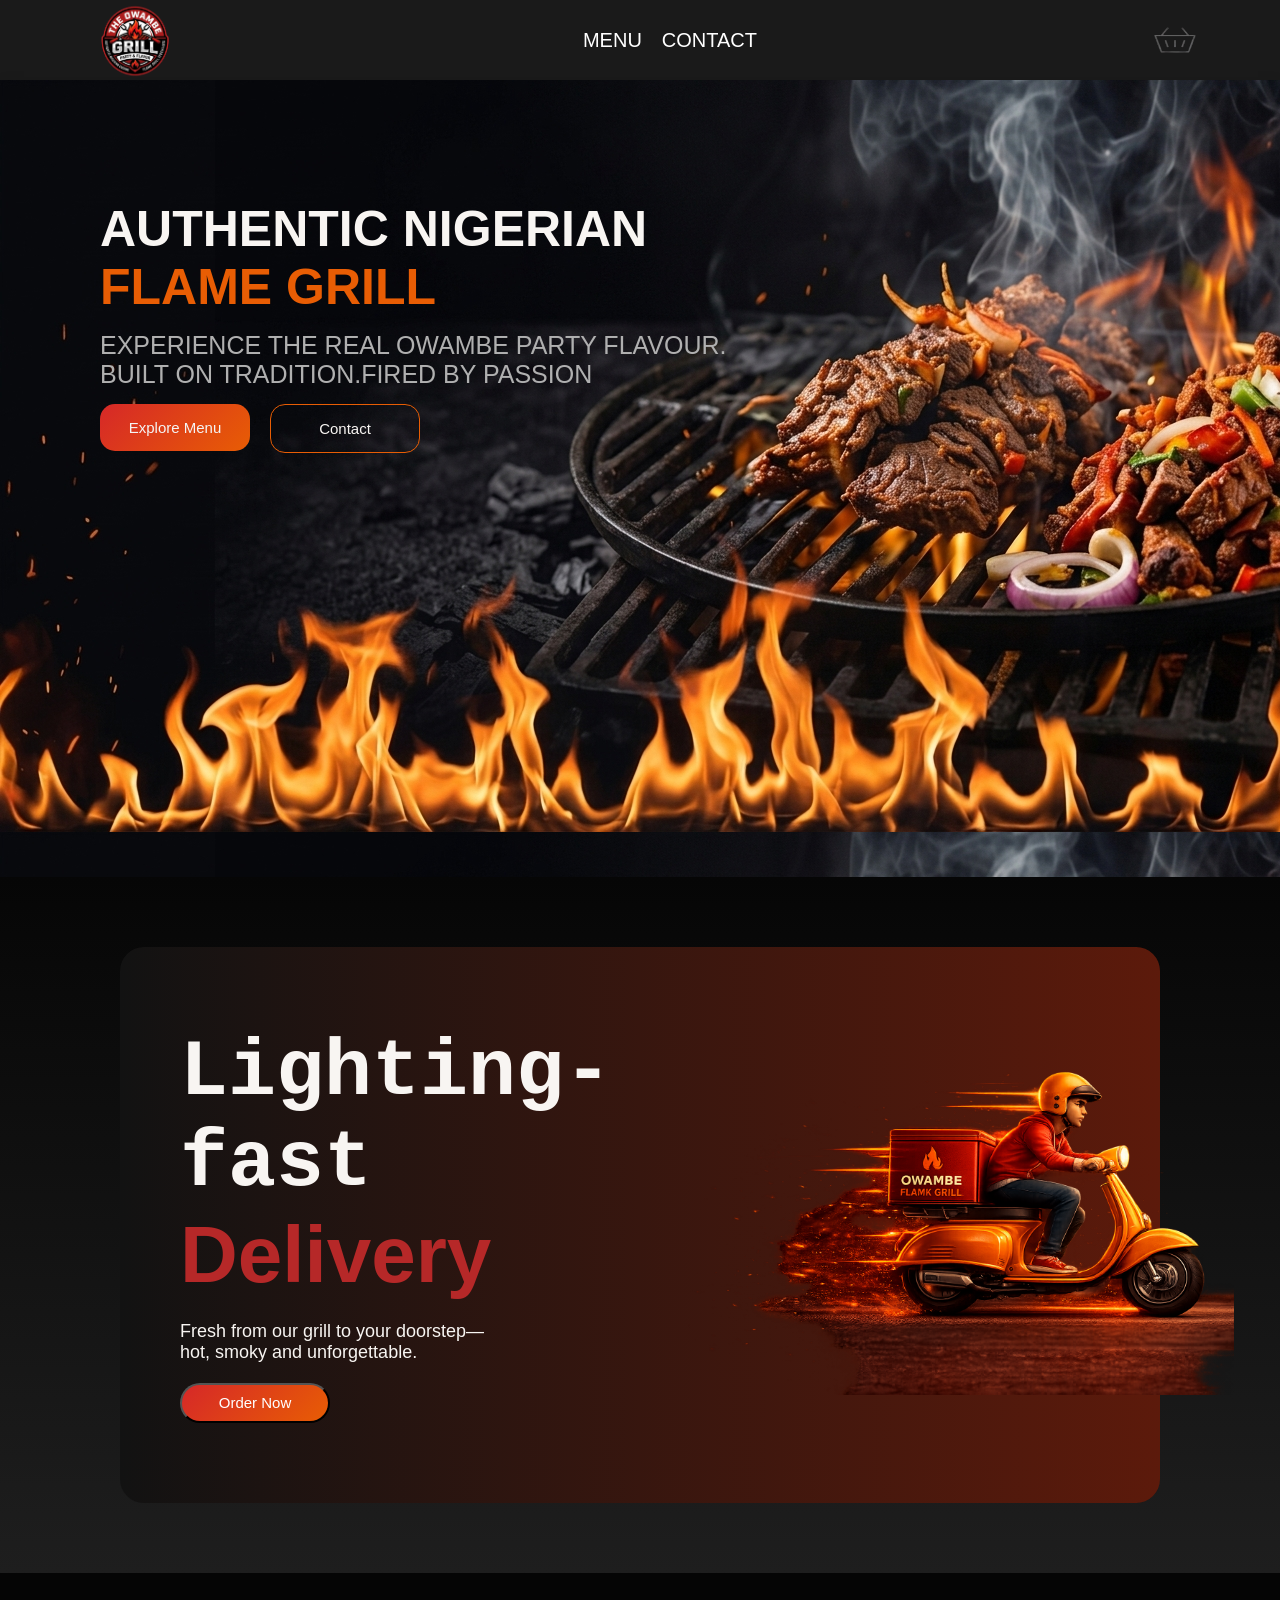
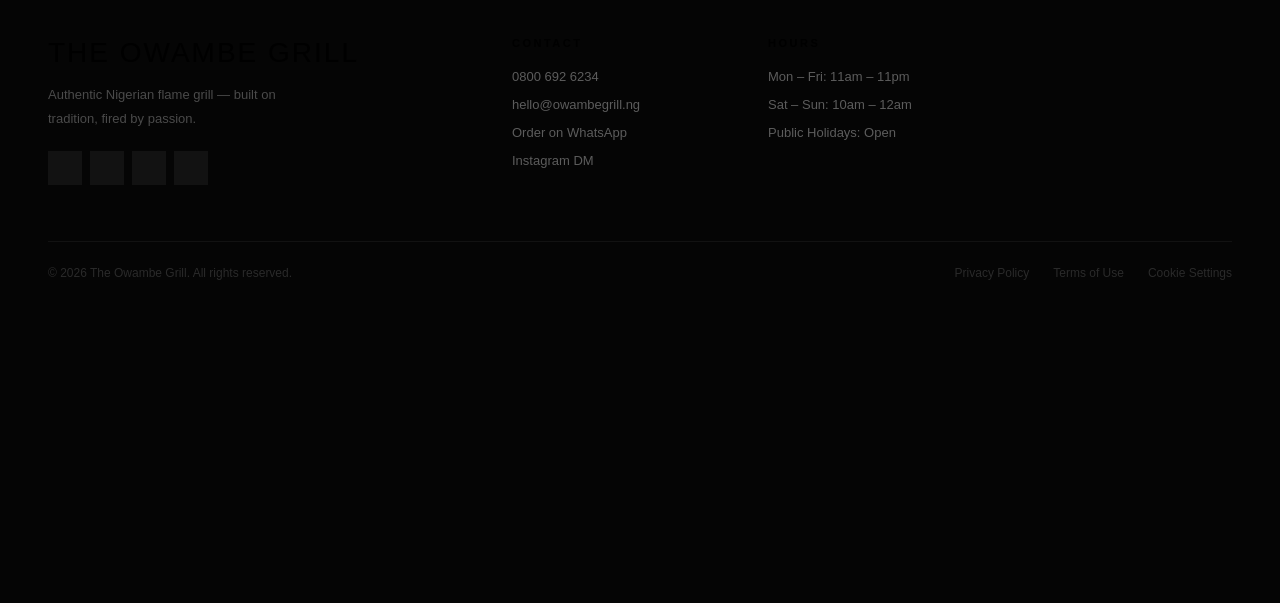
<file: ordering/index.html>
<html lang="en">
    <head>
        <meta charset="UTF-8">
        <meta name="viewport" content="width=device-width, initial-scale=1.0">
        <title>The Owambe Grill</title>
        <link rel="stylesheet" href="index.css">
    </head>
    <body>
        <div class="HomepageContainer">
            <div class="HomeNavigation">
                <a href="index.html"><img class="logo" src="image_674e8d20-removebg-preview.png" alt=""></a>
                <div class="infoSection">
                    <a href="Menu.html">MENU</a>
                    <a href="contact.html">CONTACT</a>
                </div>   
               <a href="cart.html"> <img   class="Cart" src="basket-removebg-preview.png" alt=""></a>
            </div>
            
            <div class="HeroSection">
                <div class="textDiv">
                    <h1 class="heroText">AUTHENTIC NIGERIAN <br> <span class="heroText2">FLAME GRILL</span></h1>
                    <p class="heroParagraph">EXPERIENCE THE REAL OWAMBE PARTY FLAVOUR. <br> BUILT ON TRADITION.FIRED BY PASSION</p>
                    <div class="btnClass">
                        <a href="Menu.html"><button class="Exploremenu">Explore Menu</button></a>
                        <a href="contact.html"><button class="Ourstory">Contact</button></a>
                    </div>
                    
                </div>


            </div>

            <div class="OrderSection">
                <div class="order">
                    <div class="OrderText">
                        <h3 class="fastestDelivery">Lighting-fast <br><span class="Delivery2"> Delivery </span></h1>
                        <p class="Delivery">Fresh from our grill to your doorstep— <br>hot, smoky and unforgettable.</p>
                        <a href="Menu.html"><button class="Orderbtn">Order Now</button></a>
                    </div>
                    <img class="DeliveryGuy" src="ChatGPT Image Jun 16, 2026, 02_20_21 PM.png" alt="">
                </div>
            </div>
        

            <footer class="footer">
                <div class="footer-top">

                    <!-- Brand -->
                    <div class="footer-brand">
                    <div class="footer-brand-name">THE OWAMBE <span>GRILL</span></div>
                    <p class="footer-brand-desc">Authentic Nigerian flame grill — built on tradition, fired by passion.</p>
                    <div class="footer-social">
                        <a href="#" class="social-btn" aria-label="Instagram"><i class="ti ti-brand-instagram"></i></a>
                        <a href="#" class="social-btn" aria-label="Twitter"><i class="ti ti-brand-twitter"></i></a>
                        <a href="#" class="social-btn" aria-label="Facebook"><i class="ti ti-brand-facebook"></i></a>
                        <a href="#" class="social-btn" aria-label="TikTok"><i class="ti ti-brand-tiktok"></i></a>
                    </div>
                    </div>

                    <!-- Quick Links -->
                   

                    <!-- Contact -->
                    <div class="footer-col">
                    <div class="footer-col-title">Contact</div>
                    <ul>
                        <li><a href="tel:08006926234">0800 692 6234</a></li>
                        <li><a href="mailto:hello@owambegrill.ng">hello@owambegrill.ng</a></li>
                        <li><a href="#">Order on WhatsApp</a></li>
                        <li><a href="#">Instagram DM</a></li>
                    </ul>
                    </div>

                    <!-- Hours -->
                    <div class="footer-col">
                    <div class="footer-col-title">Hours</div>
                    <ul>
                        <li><a href="#">Mon – Fri: 11am – 11pm</a></li>
                        <li><a href="#">Sat – Sun: 10am – 12am</a></li>
                        <li><a href="#">Public Holidays: Open</a></li>
                    </ul>
                    </div>

                </div>

                <!-- Bottom bar -->
                <div class="footer-bottom">
                    <div class="footer-copy">© 2026 The Owambe Grill. All rights reserved.</div>
                    <div class="footer-legal">
                    <a href="#">Privacy Policy</a>
                    <a href="#">Terms of Use</a>
                    <a href="#">Cookie Settings</a>
                    </div>
                </div>
            </footer>
        </div>
        
    </body>
</html>
</file>
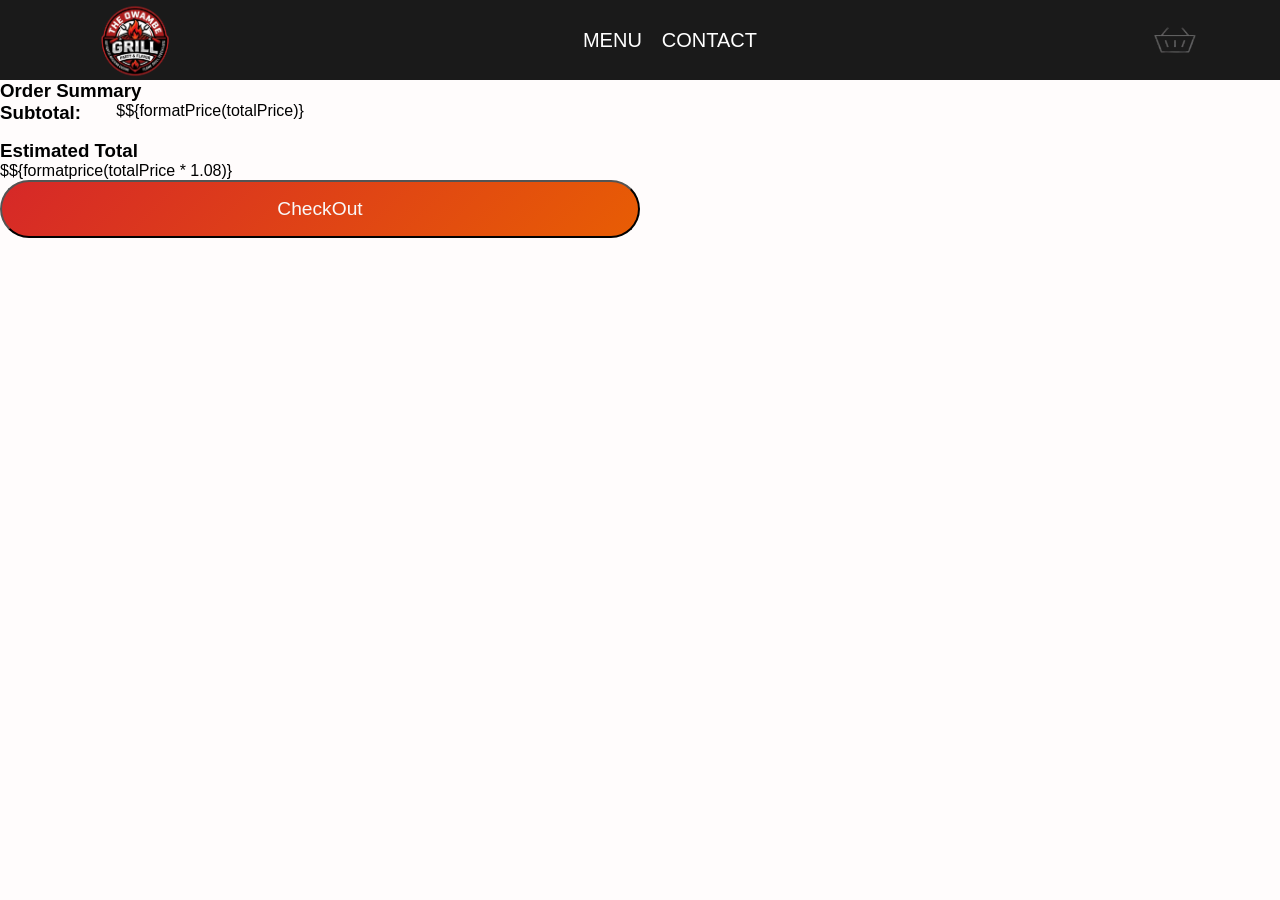
<file: ordering/cart.html>
<html lang="en">
  <head>
    <meta charset="UTF-8" />
    <meta name="viewport" content="width=device-width, initial-scale=1.0" />
    <title>CHECKOUT</title>
    <link rel="stylesheet" href="index.css" />
  </head>
  <body>
    <div class="CheckOutContainer">
      <div class="HomeNavigation">
        <a href="index.html"
          ><img class="logo" src="image_674e8d20-removebg-preview.png" alt=""
        /></a>
        <div class="infoSection">
          <a href="Menu.html">MENU</a>
          <a href="contact.html">CONTACT</a>
        </div>
        <a href="cart.html"
          ><img class="Cart" src="basket-removebg-preview.png" alt=""
        /></a>
      </div>

      <div class="CheckOut">
            <h3>Order Summary</h3>
            <div class="subtotal">
            <h3>Subtotal:</h3>
            <div>$${formatPrice(totalPrice)}</div>
            </div>
            <div class="Total">
            <h3>Estimated Total</h3>
            <div>$${formatprice(totalPrice * 1.08)}</div>
            </div>
            <div>
            <button class="checkout-btn">CheckOut</button>
            </div>
        </div>
    </div>
    <script src="ordering.js"></script>
  </body>
</html>
</file>
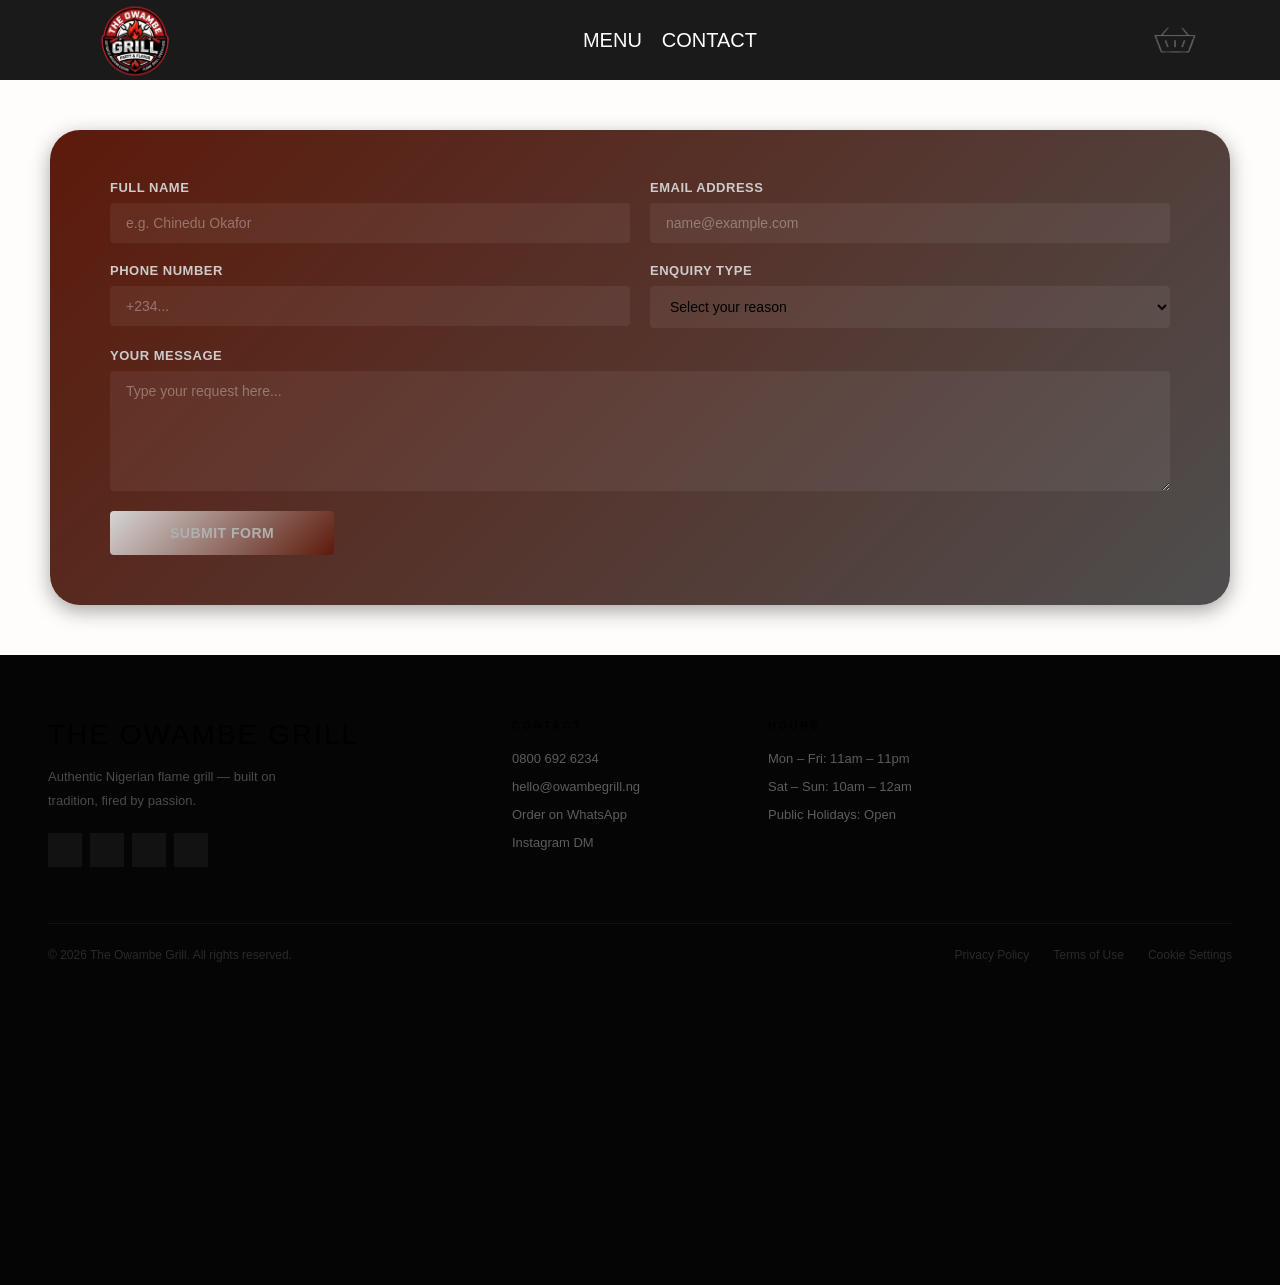
<file: ordering/contact.html>
<html lang="en">
  <head>
    <meta charset="UTF-8" />
    <meta name="viewport" content="width=device-width, initial-scale=1.0" />
    <title>CONTACT US</title>
    <link rel="stylesheet" href="index.css" />
  </head>
  <body>
    <div class="contactContainer">
      <div class="HomeNavigation">
            <a href="index.html"
            ><img class="logo" src="image_674e8d20-removebg-preview.png" alt=""
            /></a>
            <div class="infoSection">
            <a href="Menu.html">MENU</a>
            <a href="contact.html">CONTACT</a>
            </div>
           <a href="cart.html"><img class="Cart" src="basket-removebg-preview.png" alt="" /></a>
      </div>

      <div class="contact-form-panel">
        <form id="contactForm">
          <div class="form-grid">
            <div class="form-group">
              <label for="name">Full Name</label>
              <input
                type="text"
                id="fullName"
                name="fullName"
                placeholder="e.g. Chinedu Okafor"
                required
              />
            </div>

            <div class="form-group">
              <label for="email">Email Address</label>
              <input
                type="email"
                id="email"
                name="email"
                placeholder="name@example.com"
                required
              />
            </div>

            <div class="form-group">
              <label for="phone">Phone Number</label>
              <input
                type="tel"
                id="phone"
                name="phone"
                placeholder="+234..."
                required
              />
            </div>

            <div class="form-group">
              <label for="reason">Enquiry Type</label>
              <select id="reason" name="reason" required>
                <option value="" disabled selected>Select your reason</option>
                <option value="feedback">General Feedback</option>
                <option value="order">Order Support</option>
                <option value="catering">Outdoor Catering Services</option>
              </select>
            </div>

            <div class="form-group full-width">
              <label for="message">Your Message</label>
              <textarea
                id="message"
                name="message"
                placeholder="Type your request here..."
                required
              ></textarea>
            </div>
          </div>

            <button id="submit" type="submit" class="submit-btn">Submit Form</button>
        </form>
      </div>
      <footer class="footer">
        <div class="footer-top">
          <!-- Brand -->
          <div class="footer-brand">
            <div class="footer-brand-name">THE OWAMBE <span>GRILL</span></div>
            <p class="footer-brand-desc">
              Authentic Nigerian flame grill — built on tradition, fired by
              passion.
            </p>
            <div class="footer-social">
              <a href="#" class="social-btn" aria-label="Instagram"
                ><i class="ti ti-brand-instagram"></i
              ></a>
              <a href="#" class="social-btn" aria-label="Twitter"
                ><i class="ti ti-brand-twitter"></i
              ></a>
              <a href="#" class="social-btn" aria-label="Facebook"
                ><i class="ti ti-brand-facebook"></i
              ></a>
              <a href="#" class="social-btn" aria-label="TikTok"
                ><i class="ti ti-brand-tiktok"></i
              ></a>
            </div>
          </div>

          <!-- Contact -->
          <div class="footer-col">
            <div class="footer-col-title">Contact</div>
            <ul>
              <li><a href="tel:08006926234">0800 692 6234</a></li>
              <li>
                <a href="mailto:hello@owambegrill.ng">hello@owambegrill.ng</a>
              </li>
              <li><a href="#">Order on WhatsApp</a></li>
              <li><a href="#">Instagram DM</a></li>
            </ul>
          </div>

          <!-- Hours -->
          <div class="footer-col">
            <div class="footer-col-title">Hours</div>
            <ul>
              <li><a href="#">Mon – Fri: 11am – 11pm</a></li>
              <li><a href="#">Sat – Sun: 10am – 12am</a></li>
              <li><a href="#">Public Holidays: Open</a></li>
            </ul>
          </div>
        </div>

        <!-- Bottom bar -->
        <div class="footer-bottom">
          <div class="footer-copy">
            © 2026 The Owambe Grill. All rights reserved.
          </div>
          <div class="footer-legal">
            <a href="#">Privacy Policy</a>
            <a href="#">Terms of Use</a>
            <a href="#">Cookie Settings</a>
          </div>
        </div>
      </footer>
    </div>
    <script src="ordering.js"></script>
  </body>
</html>
</file>
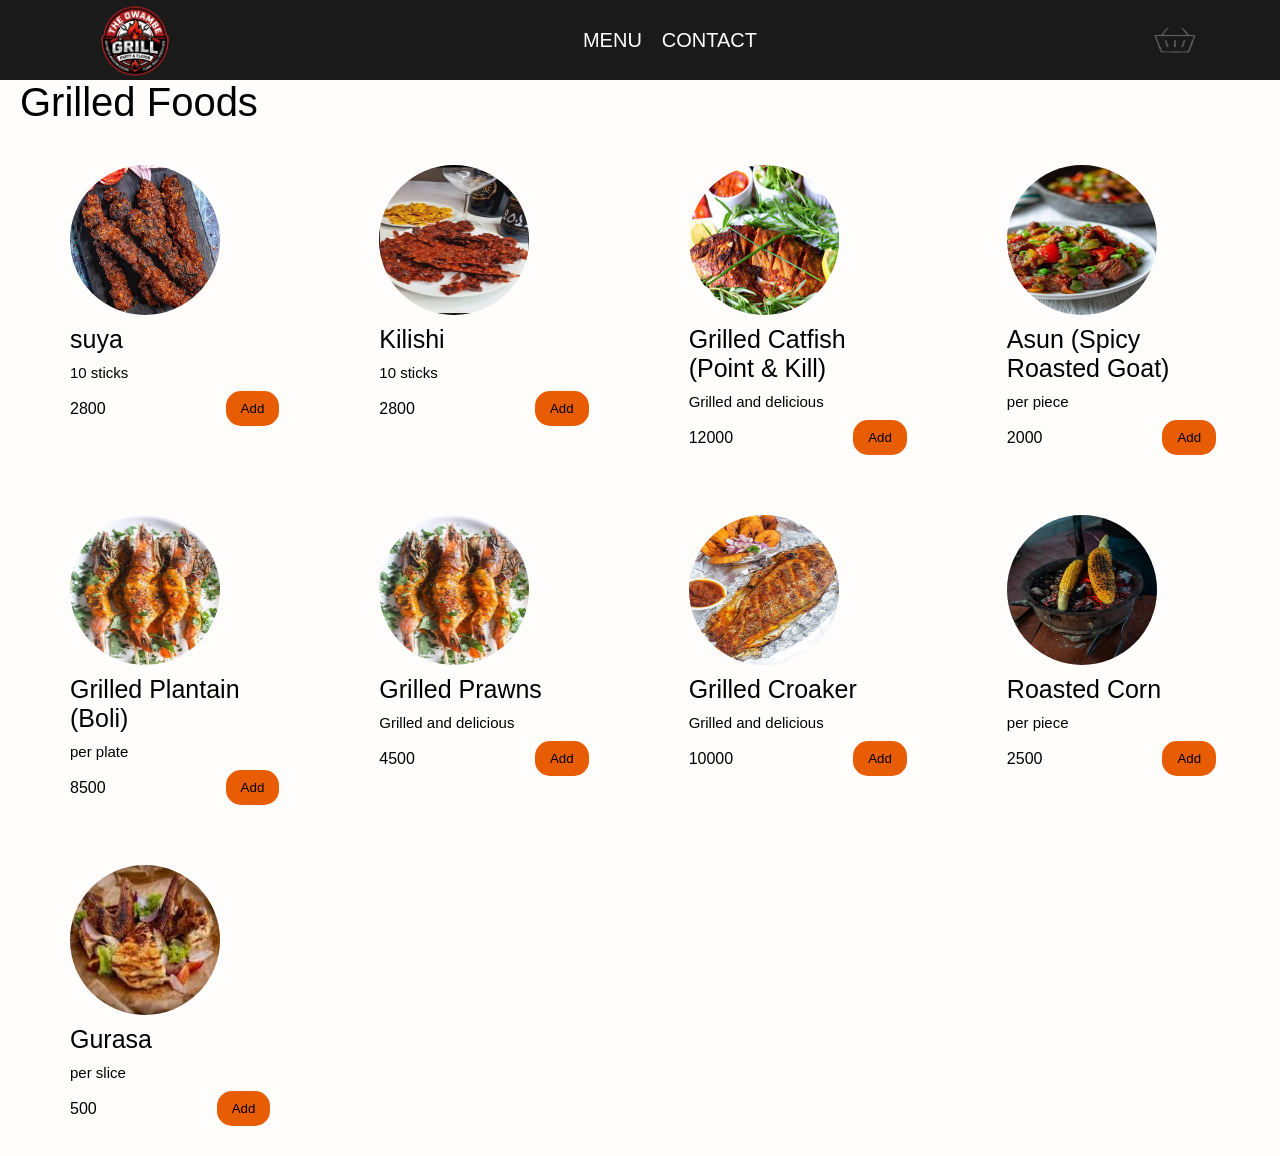
<file: ordering/Menu.html>
<html lang="en">
<head>
    <meta charset="UTF-8">
    <meta name="viewport" content="width=device-width, initial-scale=1.0">
    <title> MENU</title>
    <link rel="stylesheet" href="index.css">
</head>
<body>
    <div class="menuContainer">
        <div class="HomeNavigation">
                <a href="index.html"><img class="logo" src="image_674e8d20-removebg-preview.png" alt=""></a>
                <div class="infoSection">
                    <a href="Menu.html">MENU</a>
                    <a href="contact.html">CONTACT</a>
                </div>   
               <a href="cart.html"> <img  class="Cart" src="basket-removebg-preview.png" alt=""> </a>  
        </div>

             <h1 class="menuName">Grilled Foods</h1>
        <div class="MenuSelection">
           
        </div>
        <!-- <h1 class="menuName">Drinks</h1> -->
        <!-- <div class="MenuSelection">
            <div class="foodSection">
                <img class="foodImage" src="suya pic.jpg" alt="">
                <h4 class="itemName">Fanta</h4>
                <h4 class="Quantity">per bottle</h4>
                <div class="addToCart">
                    <span class="price">800</span>
                    <img src="add (1).png" alt="">
                </div>
            </div>
        </div> -->
    </div>
    <script src="ordering.js"></script>
</body>
</html>
</file>
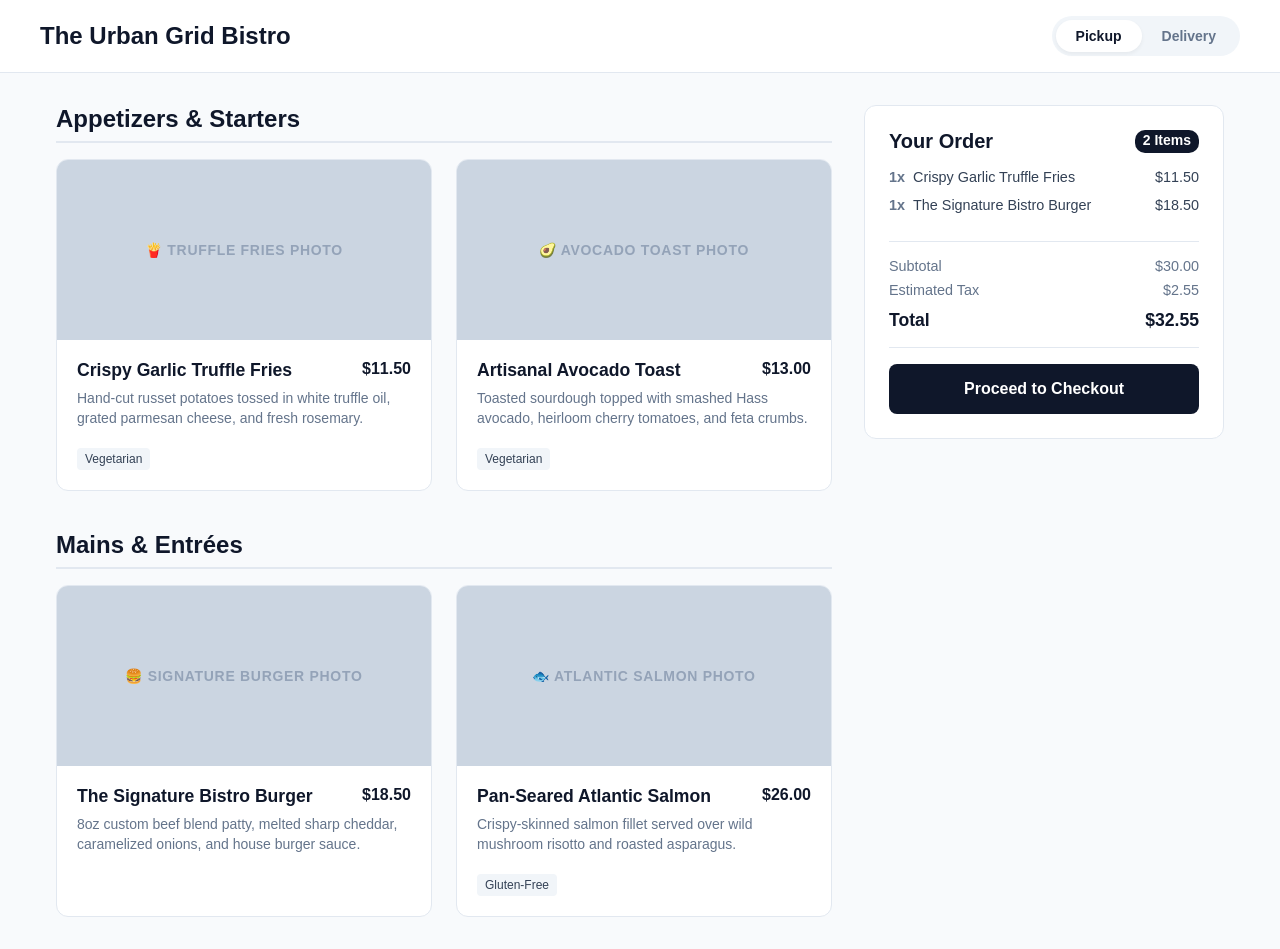
<file: ordering/ordering.html>
<!DOCTYPE html>
<html lang="en">
<head>
    <meta charset="UTF-8">
    <meta name="viewport" content="width=device-width, initial-scale=1.0">
    <title>The Urban Grid Bistro - Order Online</title>
    <!-- Links to the external CSS file -->
    <link rel="stylesheet" href="style.css">
</head>
<body>

    <!-- Header Navigation Bar -->
    <header>
        <div class="nav-container">
            <div class="logo">
                <h1>The Urban Grid Bistro</h1>
            </div>
            <div class="fulfillment-toggle">
                <button class="toggle-btn active">Pickup</button>
                <button class="toggle-btn">Delivery</button>
            </div>
        </div>
    </header>

    <!-- App Layout Container -->
    <div class="main-container">
        
        <!-- Interactive Menu Panel -->
        <main class="menu-sections">
            
            <!-- Category: Appetizers -->
            <section>
                <h2 class="category-title">Appetizers & Starters</h2>
                <div class="menu-grid">
                    
                    <div class="menu-card">
                        <div class="item-image-placeholder">🍟 Truffle Fries Photo</div>
                        <div class="item-details">
                            <div class="item-header">
                                <span class="item-name">Crispy Garlic Truffle Fries</span>
                                <span class="item-price">$11.50</span>
                            </div>
                            <p class="item-desc">Hand-cut russet potatoes tossed in white truffle oil, grated parmesan cheese, and fresh rosemary.</p>
                            <div class="tag-container">
                                <span class="diet-tag">Vegetarian</span>
                            </div>
                        </div>
                    </div>

                    <div class="menu-card">
                        <div class="item-image-placeholder">🥑 Avocado Toast Photo</div>
                        <div class="item-details">
                            <div class="item-header">
                                <span class="item-name">Artisanal Avocado Toast</span>
                                <span class="item-price">$13.00</span>
                            </div>
                            <p class="item-desc">Toasted sourdough topped with smashed Hass avocado, heirloom cherry tomatoes, and feta crumbs.</p>
                            <div class="tag-container">
                                <span class="diet-tag">Vegetarian</span>
                            </div>
                        </div>
                    </div>

                </div>
            </section>

            <!-- Category: Mains -->
            <section>
                <h2 class="category-title">Mains & Entrées</h2>
                <div class="menu-grid">
                    
                    <div class="menu-card">
                        <div class="item-image-placeholder">🍔 Signature Burger Photo</div>
                        <div class="item-details">
                            <div class="item-header">
                                <span class="item-name">The Signature Bistro Burger</span>
                                <span class="item-price">$18.50</span>
                            </div>
                            <p class="item-desc">8oz custom beef blend patty, melted sharp cheddar, caramelized onions, and house burger sauce.</p>
                            <div class="tag-container"></div>
                        </div>
                    </div>

                    <div class="menu-card">
                        <div class="item-image-placeholder">🐟 Atlantic Salmon Photo</div>
                        <div class="item-details">
                            <div class="item-header">
                                <span class="item-name">Pan-Seared Atlantic Salmon</span>
                                <span class="item-price">$26.00</span>
                            </div>
                            <p class="item-desc">Crispy-skinned salmon fillet served over wild mushroom risotto and roasted asparagus.</p>
                            <div class="tag-container">
                                <span class="diet-tag">Gluten-Free</span>
                            </div>
                        </div>
                    </div>

                </div>
            </section>
        </main>

        <!-- Right Side Checkout Sidebar -->
        <aside class="cart-panel">
            <div class="cart-title">
                <span>Your Order</span>
                <span class="cart-count">2 Items</span>
            </div>

            <!-- Populated Cart Items Area -->
            <div class="cart-items">
                <div class="cart-item">
                    <div class="cart-item-info">
                        <span class="cart-item-qty">1x</span>
                        <span>Crispy Garlic Truffle Fries</span>
                    </div>
                    <span>$11.50</span>
                </div>
                <div class="cart-item">
                    <div class="cart-item-info">
                        <span class="cart-item-qty">1x</span>
                        <span>The Signature Bistro Burger</span>
                    </div>
                    <span>$18.50</span>
                </div>
            </div>

            <!-- Financial Checkout Summary Block -->
            <div class="cart-totals">
                <div class="totals-row">
                    <span>Subtotal</span>
                    <span>$30.00</span>
                </div>
                <div class="totals-row">
                    <span>Estimated Tax</span>
                    <span>$2.55</span>
                </div>
                <div class="totals-row final-total">
                    <span>Total</span>
                    <span>$32.55</span>
                </div>
            </div>

            <button class="checkout-btn">Proceed to Checkout</button>
        </aside>

    </div>

</body>
</html>
</file>
<file: ordering/index.css>
@font-face {
  font-family: Lilita;
  src: url(/i7dPIFZ9Zz-WBtRtedDbYEF8RQ.woff2);
}
* {
  box-sizing: border-box;
  margin: 0;
  padding: 0;
  font-family:
    -apple-system, BlinkMacSystemFont, "Segoe UI", Roboto, Helvetica, Arial,
    sans-serif;
}

.HomepageContainer {
  height: 100vh;
  width: 100%;
}
.HomeNavigation {
  display: flex;
  background-color: #1a1a1a;
  height: 80px;
  width: 100%;
  padding-inline: 55px;
  align-items: center;
  justify-content: space-between;
}

.logo {
  width: 160px;
  height: 90px;
}
.infoSection {
  display: flex;
  gap: 20px;
}
a {
  text-decoration: none;
  color: white;
  font-size: 20px;
}

a:hover {
  color: #d32f2f;
}
.Cart {
  width: 100px;
  height: 60px;
}

/* HERO SECTION */
.HeroSection {
  width: 100%;
  height: 88.5vh;
  background-image: url(image_32fea865.png);
  box-shadow: 0px 6px 15px rgba(0, 0, 0, 0.15);
}

.HeroSection::before {
  content: "";
  position: absolute;
  /* inset: 0; */
  height: 100vh;
  background: rgba(0, 0, 0, 0.45);
}

.fishimage {
  width: 100%;
  height: 100vh;
}

.textDiv {
  display: flex;
  flex-direction: column;
  gap: 15px;
  padding: 120px 100px;
}
.heroText {
  color: #f8f5f2;
  font-size: 50px;
}
.heroText2 {
  color: #e85d04;
  font-size: 50px;
}
.heroParagraph {
  font-size: 25px;
  color: #b0b0b0;
}

.btnClass {
  display: flex;
  gap: 20px;
}
.Exploremenu {
  width: 150px;
  padding: 15px 0px;
  color: #f5f5f5;
  border-radius: 15px;
  background: linear-gradient(135deg, #d62828, #e85d04);
  font-size: 15px;
  border: none;
}
.Ourstory {
  width: 150px;
  padding: 15px 0px;
  color: #f8f5f2;
  background: transparent;
  border-radius: 15px;
  font-size: 15px;
  border: 1px solid #e85d04;
}
.columnBox {
  display: flex;
  width: 100%;
  height: 100%;
  gap: 35px;
  /* margin-top: 32px; */
  background-color: #121212;

  padding: 0px 200px;
  /* align-items: center; */
}
.flameHeader {
  width: 60%;
  height: 25%;
  align-items: center;
  background: rgba(35, 35, 35, 0.8);
  border: 1px solid #3a3a3a;
  border-radius: 16px;
}
.flameGrill {
  /* margin-top: 35px; */
  display: flex;
  padding: 10px 20px;
  align-items: center;
}
.flameIcon {
  width: 50px;
  height: 50px;
}
.flameText {
  color: #f8f5f2;
  font-size: 20px;
  text-shadow: 0 0 15px rgba(232, 93, 4, 0.4);
}
.paragraph {
  padding: 0px 20px;
  color: #f8f5f2;
  text-shadow: 0 0 15px rgba(232, 93, 4, 0.4);
}
.owambeHeader {
  width: 60%;
  height: 25%;
  align-items: center;
  border-radius: 16px;
  background: rgba(35, 35, 35, 0.8);
  border: 1px solid #3a3a3a;
}
.owambeStd {
  /* margin-top: 35px; */
  display: flex;
  padding: 10px 20px;
  align-items: center;
}
.owambeText {
  color: #f8f5f2;
  font-size: 20px;
  text-shadow: 0 0 15px rgba(232, 93, 4, 0.4);
}
.UrbanHeader {
  width: 60%;
  height: 25%;
  align-items: center;
  background: rgba(35, 35, 35, 0.8);
  border: 1px solid #3a3a3a;
  border-radius: 16px;
}
.Urban {
  display: flex;
  padding: 10px 20px;
  align-items: center;
}
.urbanText {
  color: #f8f5f2;
  font-size: 20px;
  text-shadow: 0 0 15px rgba(232, 93, 4, 0.4);
}
/* ORDER SECTION  */
.OrderSection {
  padding: 70px 120px;
  background: linear-gradient(to bottom, #060606, #1e1e1e);
  /* border-radius: 15px; */
}

.OrderText {
  display: flex;
  gap: 20px;
  flex-direction: column;
}
.order {
  display: flex;
  background: linear-gradient(to right, #121212, rgb(92, 26, 11));
  border-radius: 24px;
  backdrop-filter: blur(13px);
  padding: 3rem;
  gap: 70px;
  padding: 80px 60px;
}
.fastestDelivery {
  color: #f8f5f2;
  font: italic;
  font-size: 80px;
  font-family: monospace;
}
.Delivery {
  font-size: 18px;
  font-weight: 200;
  color: #f8f5f2;
}
.Delivery2 {
  font-size: 80px;
  color: #b62828;
}
.DeliveryGuy {
  width: 60%;
  height: 90%;
  align-items: center;
}
.Orderbtn {
  width: 150px;
  height: 40px;
  font-size: 15px;
  color: white;
  align-items: center;
  border-radius: 50px;
  background: linear-gradient(135deg, #d62828, #e85d04);
  text-decoration: none;
}

/* CART SECTION  */
.cart-items {
  display: flex;
  flex-direction: column;
  gap: 20px;
}
.cart-items p,
.quantity label {
  margin: 0 0 1rem 0;
}

.cart-items img {
  width: 20%;
}
.product-in-cart {
  display: grid;
  grid-template-columns: 2fr 1fr;
  justify-content: space-evenly;
  gap: 1rem;
  margin-bottom: 2rem;
  border-bottom: 1px solid rgb(231, 105, 186);
}
.product-in-cart {
  padding-top: 2rem;
  border-top: 1px solid rgb(231, 105, 186);
}
.product-in-cart-left,
.product-in-cart-right {
  display: flex;
  gap: 2rem;
}
.quantity {
  display: flex;
  flex-direction: column;
}
.quantity-select {
  font-size: 1rem;
  padding: 0.3rem;
}
.quantity-select option {
  font-size: 1rem;
}
.pricing-container {
  display: flex;
  flex-direction: column;
  background-color: rgb(179, 175, 175);
  padding: 1rem;
  gap: 1rem;
  border-radius: 2rem;
}
.subtotal,
.tax,
.shipping {
  display: flex;
  font-size: 1rem;
  gap: 2.2rem;
  text-align: center;
}
.total {
  font-size: 1rem;
  font: bold;
  font-family: Arial, Helvetica, sans-serif;
  padding-top: 1rem;
}
.checkout-btn {
  width: 50%;
  padding: 1rem 2rem;
  font-size: 1.2rem;
  color: rgb(249, 249, 249);
  background: linear-gradient(135deg, #d62828, #e85d04);
  border-radius: 4rem;
}

/* FOOTER */
.footer {
  width: 100%;
  height: 70%;
  background: #050505;
  padding: 64px 48px 28px;
}

.footer-top {
  display: grid;
  grid-template-columns: 2fr 1fr 1fr 1fr;
  gap: 48px;
  margin-bottom: 56px;
}

.footer-brand-name {
  font-family: "Bebas Neue", sans-serif;
  font-size: 28px;
  letter-spacing: 2px;
  color: var(--white);
  margin-bottom: 14px;
}

.footer-brand-name span {
  color: var(--red);
}

.footer-brand-desc {
  font-size: 13px;
  color: rgba(255, 255, 255, 0.28);
  line-height: 1.85;
  max-width: 240px;
  margin-bottom: 20px;
}

.footer-social {
  display: flex;
  gap: 8px;
}

.social-btn {
  width: 34px;
  height: 34px;
  background: rgba(255, 255, 255, 0.05);
  border: none;
  display: flex;
  align-items: center;
  justify-content: center;
  color: rgba(255, 255, 255, 0.35);
  font-size: 15px;
  cursor: pointer;
  transition: all 0.2s;
  text-decoration: none;
}

.social-btn:hover {
  background: var(--red);
  color: var(--white);
}

.footer-col-title {
  font-family: "Oswald", sans-serif;
  font-size: 11px;
  font-weight: 600;
  letter-spacing: 2.5px;
  text-transform: uppercase;
  color: var(--red);
  margin-bottom: 18px;
}

.footer-col ul {
  list-style: none;
  display: flex;
  flex-direction: column;
  gap: 10px;
}

.footer-col ul a {
  font-size: 13px;
  color: rgba(255, 255, 255, 0.35);
  text-decoration: none;
  transition: color 0.2s;
}

.footer-col ul a:hover {
  color: rgba(255, 255, 255, 0.75);
}

.footer-bottom {
  border-top: 1px solid rgba(255, 255, 255, 0.05);
  padding-top: 24px;
  display: flex;
  justify-content: space-between;
  align-items: center;
}

.footer-copy {
  font-size: 12px;
  color: rgba(255, 255, 255, 0.15);
}

.footer-legal {
  display: flex;
  gap: 24px;
}

.footer-legal a {
  font-size: 12px;
  color: rgba(255, 255, 255, 0.15);
  text-decoration: none;
  transition: color 0.2s;
}

.footer-legal a:hover {
  color: rgba(255, 255, 255, 0.45);
}

/* CONTACT HTML */
contactContainer {
  min-height: 100vh;
  width: 100%;
  background: linear-gradient(to bottom, var(--black), var(--charcoal-light));
}

.contact-form-panel {
  padding: 50px 60px;
  margin: 50px;
  background: linear-gradient(135deg, rgb(92, 26, 11), rgb(78, 78, 78));
  border: 1px solid var(--card-border);
  backdrop-filter: blur(13px);
  border-radius: 30px;
  box-shadow: 0 6px 20px rgba(0, 0, 0, 0.35);
}

.form-grid {
  display: grid;
  grid-template-columns: repeat(2, 1fr);
  gap: 20px;
  margin-bottom: 20px;
}

.form-group {
  display: flex;
  flex-direction: column;
}

.form-group.full-width {
  grid-column: span 2;
}

label {
  font-size: 13px;
  font-weight: 700;
  text-transform: uppercase;
  color: rgb(205, 203, 203);
  margin-bottom: 8px;
  letter-spacing: 0.5px;
}

input,
select,
textarea {
  width: 100%;
  padding: 12px 16px;
  border: 1px solid var(--card-border);
  border-radius: 4px;
  font-family: var(--font-stack);
  font-size: 14px;
  color: var(--white);
  background-color: rgba(255, 255, 255, 0.06);
  transition: all 0.3s ease;
}

input::placeholder,
textarea::placeholder {
  color: rgba(248, 245, 242, 0.35);
}

select {
  color-scheme: dark;
}

input:focus,
select:focus,
textarea:focus {
  outline: none;
  border-color: var(--orange-soft);
  background-color: rgba(255, 255, 255, 0.1);
  box-shadow: 0 0 0 3px rgba(224, 129, 52, 0.15);
}

textarea {
  width: 100%;
  /* resize: vertical; */
  min-height: 120px;
}

/* ACTION SUBMIT BUTTON */
.submit-btn {
  background: linear-gradient(135deg, #d5d5d5, rgb(92, 26, 11));
  color: #b0b0b0;
  border: none;
  padding: 14px 60px;
  font-size: 14px;
  font-weight: 700;
  text-transform: uppercase;
  letter-spacing: 0.5px;
  border-radius: 4px;
  cursor: pointer;
  transition: all 0.3s ease;
}

.submit-btn:hover {
  background: linear-gradient(135deg, #4b3625, rgb(185, 181, 181));
  transform: translateY(-2px);
  box-shadow: 0 8px 20px rgba(0, 0, 0, 0.3);
  color: black;
}

/* MENU SECTION */
body {
  height: 100vh;
    background-color: #fffcfc;

}
.menuContainer {
  width: 100%;
  height: 100vh;
}
.MenuSelection {
  width: 100%;
  height: 100vh;
  display: grid;
  grid-template-columns: repeat(4, 1fr);
  padding: 10px 20px;
}
.menuName {
  padding: 0px 20px;
  font-size: 40px;
  font-weight: 500;
  align-items: center;
}
.foodSection {
  display: grid;
  display: flex;
  gap: 10px;
  flex-direction: column;
  /* background-color: #b0b0b0; */
  padding: 30px 50px;
}
.foodImage {
  width: 150px;
  height: 150px;
  border-radius: 50%;
}
.itemName {
  font-size: 25px;
  font-weight: 300;
}
.Quantity {
  font-size: 15px;
  font-weight: 150;
}
.addToCart{
  display: flex;
  gap: 120px;
  align-items: center;
}
.Addbtn{
  padding: 10px 15px;
  background-color: #e85d04;
  border-radius: 15px;
  border:  none;
  
}

/* RESPONSIVENESS */
@media (max-width: 480px) {
  * {
    box-sizing: border-box;
  }

  body {
    overflow-x: hidden;
  }

  .HomepageContainer {
    width: 100%;
    overflow-x: hidden;
  }

  /* ── NAVIGATION ── */
  .HomeNavigation {
    display: flex;
    align-items: center;
    justify-content: space-between;
    padding: 12px 16px;
    flex-wrap: nowrap;
  }

  .logo {
    width: 80px;
    height: auto;
  }

  .infoSection {
    display: flex;
    gap: 14px;
  }

  .infoSection a {
    font-size: 12px;
    letter-spacing: 0.5px;
  }

  .Cart {
    width: 28px;
    height: auto;
  }

  /* ── HERO SECTION ── */
  .HeroSection {
    min-height: 60vh;
    /* padding: 40px 20px 32px; */
    background-position: center center;
    background-size: cover;
    display: flex;
    align-items: center;
  }

  .textDiv {
    width: 100%;
    text-align: left;
  }

  .heroText {
    font-size: 32px;
    line-height: 1.1;
    margin-bottom: 12px;
  }

  .heroText2 {
    font-size: 32px;
  }

  .heroParagraph {
    font-size: 11px;
    line-height: 1.7;
    margin-bottom: 24px;
    letter-spacing: 0.3px;
  }

  .heroParagraph br {
    display: none;
  }

  .btnClass {
    display: flex;
    flex-direction: column;
    gap: 10px;
    width: 100%;
  }

  .Exploremenu,
  .Ourstory {
    width: 100%;
    padding: 13px 0;
    font-size: 13px;
    letter-spacing: 1px;
  }

  /* ── ORDER / DELIVERY SECTION ── */
  .OrderSection {
    padding: 32px 20px;
  }

  .order {
    display: flex;
    flex-direction: column;
    align-items: center;
    gap: 24px;
    text-align: center;
  }

  .OrderText {
    order: 1;
    width: 100%;
  }

  .fastestDelivery {
    font-size: 28px;
    line-height: 1.15;
    margin-bottom: 10px;
  }

  .Delivery2 {
    font-size: 28px;
  }

  .Delivery {
    font-size: 13px;
    line-height: 1.7;
    margin-bottom: 20px;
  }

  .Delivery br {
    display: none;
  }

  .Orderbtn {
    width: 100%;
    padding: 13px 0;
    font-size: 14px;
    letter-spacing: 1px;
  }

  .DeliveryGuy {
    order: 2;
    width: 100%;
    max-width: 300px;
    height: auto;
    display: block;
    margin: 0 auto;
  }

  /* ── FOOTER ── */
  .footer {
    padding: 40px 20px 24px;
  }

  .footer-top {
    display: flex;
    flex-direction: column;
    gap: 28px;
  }

  .footer-brand {
    width: 100%;
  }

  .footer-brand-name {
    font-size: 20px;
    margin-bottom: 10px;
  }

  .footer-brand-desc {
    font-size: 13px;
    line-height: 1.75;
    max-width: 100%;
    margin-bottom: 16px;
  }

  .footer-social {
    display: flex;
    gap: 10px;
  }

  .social-btn {
    width: 36px;
    height: 36px;
    font-size: 16px;
  }

  /* Stack footer columns in a 2-column grid */
  .footer-col {
    width: 100%;
  }

  /* Pair columns side by side on wider phones */
  .footer-top > .footer-col:nth-child(2),
  .footer-top > .footer-col:nth-child(3),
  .footer-top > .footer-col:nth-child(4) {
    width: 100%;
  }

  .footer-col-title {
    font-size: 10px;
    letter-spacing: 2px;
    margin-bottom: 12px;
  }

  .footer-col ul {
    list-style: none;
    padding: 0;
    display: flex;
    flex-direction: column;
    gap: 8px;
  }

  .footer-col ul a {
    font-size: 13px;
  }

  /* Bottom bar stacks on mobile */
  .footer-bottom {
    flex-direction: column;
    align-items: flex-start;
    gap: 10px;
    padding-top: 20px;
    margin-top: 24px;
  }

  .footer-copy {
    font-size: 11px;
  }

  .footer-legal {
    display: flex;
    flex-wrap: wrap;
    gap: 14px;
  }

  .footer-legal a {
    font-size: 11px;
  }

  /* ── CONTACT FORM ── */
  .contactContainer {
    width: 100%;
    overflow-x: hidden;
  }

  .contact-form-panel {
    margin: 16px;
    padding: 28px 20px;
    border-radius: 20px;
  }

  .form-grid {
    grid-template-columns: 1fr;
    gap: 14px;
    margin-bottom: 16px;
  }

  .form-group.full-width {
    grid-column: span 1;
  }

  label {
    font-size: 12px;
  }

  input,
  select,
  textarea {
    padding: 11px 14px;
    font-size: 13px;
  }

  textarea {
    min-height: 100px;
  }

  .submit-btn {
    width: 100%;
    padding: 15px 0;
    font-size: 13px;
  }
}
</file>
<file: ordering/style.css>
/* Base Setup & Colors */
:root {
    --bg-color: #f8fafc;
    --surface-color: #ffffff;
    --primary-color: #0f172a;
    --accent-color: #e2ba43;
    --text-main: #334155;
    --text-muted: #64748b;
    --border-color: #e2e8f0;
    --tag-bg: #f1f5f9;
}

* {
    box-sizing: border-box;
    margin: 0;
    padding: 0;
    font-family: -apple-system, BlinkMacSystemFont, "Segoe UI", Roboto, Helvetica, Arial, sans-serif;
}

body {
    background-color: var(--bg-color);
    color: var(--text-main);
    display: flex;
    flex-direction: column;
    min-height: 100vh;
}

/* Header / Navbar */
header {
    background-color: var(--surface-color);
    border-bottom: 1px solid var(--border-color);
    padding: 1rem 2rem;
    position: sticky;
    top: 0;
    z-index: 10;
}

.nav-container {
    max-width: 1200px;
    margin: 0 auto;
    display: flex;
    justify-content: space-between;
    align-items: center;
}

.logo h1 {
    font-size: 1.5rem;
    color: var(--primary-color);
    font-weight: 800;
}

.fulfillment-toggle {
    display: flex;
    background-color: var(--tag-bg);
    padding: 0.25rem;
    border-radius: 30px;
}

.toggle-btn {
    padding: 0.5rem 1.25rem;
    border: none;
    border-radius: 20px;
    font-size: 0.875rem;
    font-weight: 600;
    cursor: pointer;
    background: transparent;
    color: var(--text-muted);
}

.toggle-btn.active {
    background-color: var(--surface-color);
    color: var(--primary-color);
    box-shadow: 0 2px 4px rgba(0,0,0,0.05);
}

/* Layout Container */
.main-container {
    max-width: 1200px;
    width: 100%;
    margin: 2rem auto;
    padding: 0 1rem;
    display: grid;
    grid-template-columns: 1fr 360px;
    gap: 2rem;
    flex: 1;
}

/* Left Side: Menu Content */
.menu-sections {
    display: flex;
    flex-direction: column;
    gap: 2.5rem;
}

.category-title {
    font-size: 1.5rem;
    color: var(--primary-color);
    margin-bottom: 1rem;
    border-bottom: 2px solid var(--border-color);
    padding-bottom: 0.5rem;
}

.menu-grid {
    display: grid;
    grid-template-columns: repeat(auto-fill, minmax(320px, 1fr));
    gap: 1.5rem;
}

.menu-card {
    background-color: var(--surface-color);
    border: 1px solid var(--border-color);
    border-radius: 12px;
    overflow: hidden;
    display: flex;
    flex-direction: column;
    justify-content: space-between;
    transition: transform 0.2s, box-shadow 0.2s;
    cursor: pointer;
}

.menu-card:hover {
    transform: translateY(-2px);
    box-shadow: 0 10px 15px -3px rgba(0, 0, 0, 0.05);
}

/* Placeholder graphic style for food images */
.item-image-placeholder {
    height: 180px;
    background-color: #cbd5e1;
    display: flex;
    align-items: center;
    justify-content: center;
    color: #94a3b8;
    font-weight: bold;
    font-size: 0.875rem;
    text-transform: uppercase;
    letter-spacing: 0.05em;
}

.item-details {
    padding: 1.25rem;
    display: flex;
    flex-direction: column;
    gap: 0.5rem;
    flex-grow: 1;
}

.item-header {
    display: flex;
    justify-content: space-between;
    align-items: flex-start;
    gap: 1rem;
}

.item-name {
    font-size: 1.1rem;
    font-weight: 700;
    color: var(--primary-color);
}

.item-price {
    font-weight: 700;
    color: var(--primary-color);
}

.item-desc {
    font-size: 0.875rem;
    color: var(--text-muted);
    line-height: 1.4;
}

.tag-container {
    display: flex;
    gap: 0.5rem;
    margin-top: auto;
    padding-top: 0.75rem;
}

.diet-tag {
    font-size: 0.75rem;
    background-color: var(--tag-bg);
    color: var(--text-main);
    padding: 0.25rem 0.5rem;
    border-radius: 4px;
    font-weight: 500;
}

/* Right Side: Sticky Cart Panel */
.cart-panel {
    background-color: var(--surface-color);
    border: 1px solid var(--border-color);
    border-radius: 12px;
    padding: 1.5rem;
    height: fit-content;
    position: sticky;
    top: 100px;
}

.cart-title {
    font-size: 1.25rem;
    font-weight: 700;
    margin-bottom: 1rem;
    color: var(--primary-color);
    display: flex;
    justify-content: space-between;
}

.cart-count {
    background-color: var(--primary-color);
    color: white;
    font-size: 0.875rem;
    padding: 0.1rem 0.5rem;
    border-radius: 10px;
}

.cart-items {
    border-bottom: 1px solid var(--border-color);
    padding-bottom: 1rem;
    margin-bottom: 1rem;
}

.cart-item {
    display: flex;
    justify-content: space-between;
    font-size: 0.9rem;
    margin-bottom: 0.75rem;
}

.cart-item-info {
    display: flex;
    gap: 0.5rem;
}

.cart-item-qty {
    font-weight: 700;
    color: var(--text-muted);
}

.cart-totals {
    display: flex;
    flex-direction: column;
    gap: 0.5rem;
    font-size: 0.9rem;
    border-bottom: 1px solid var(--border-color);
    padding-bottom: 1rem;
    margin-bottom: 1rem;
}

.totals-row {
    display: flex;
    justify-content: space-between;
    color: var(--text-muted);
}

.totals-row.final-total {
    font-size: 1.1rem;
    font-weight: 700;
    color: var(--primary-color);
    margin-top: 0.25rem;
}

.checkout-btn {
    width: 100%;
    background-color: var(--primary-color);
    color: white;
    border: none;
    padding: 1rem;
    border-radius: 8px;
    font-weight: 600;
    cursor: pointer;
    font-size: 1rem;
    transition: background-color 0.2s;
}

.checkout-btn:hover {
    background-color: #1e293b;
}

/* Mobile Layout Adjustments */
@media (max-width: 850px) {
    .main-container {
        grid-template-columns: 1fr;
    }
    .cart-panel {
        position: static;
    }
}
</file>
